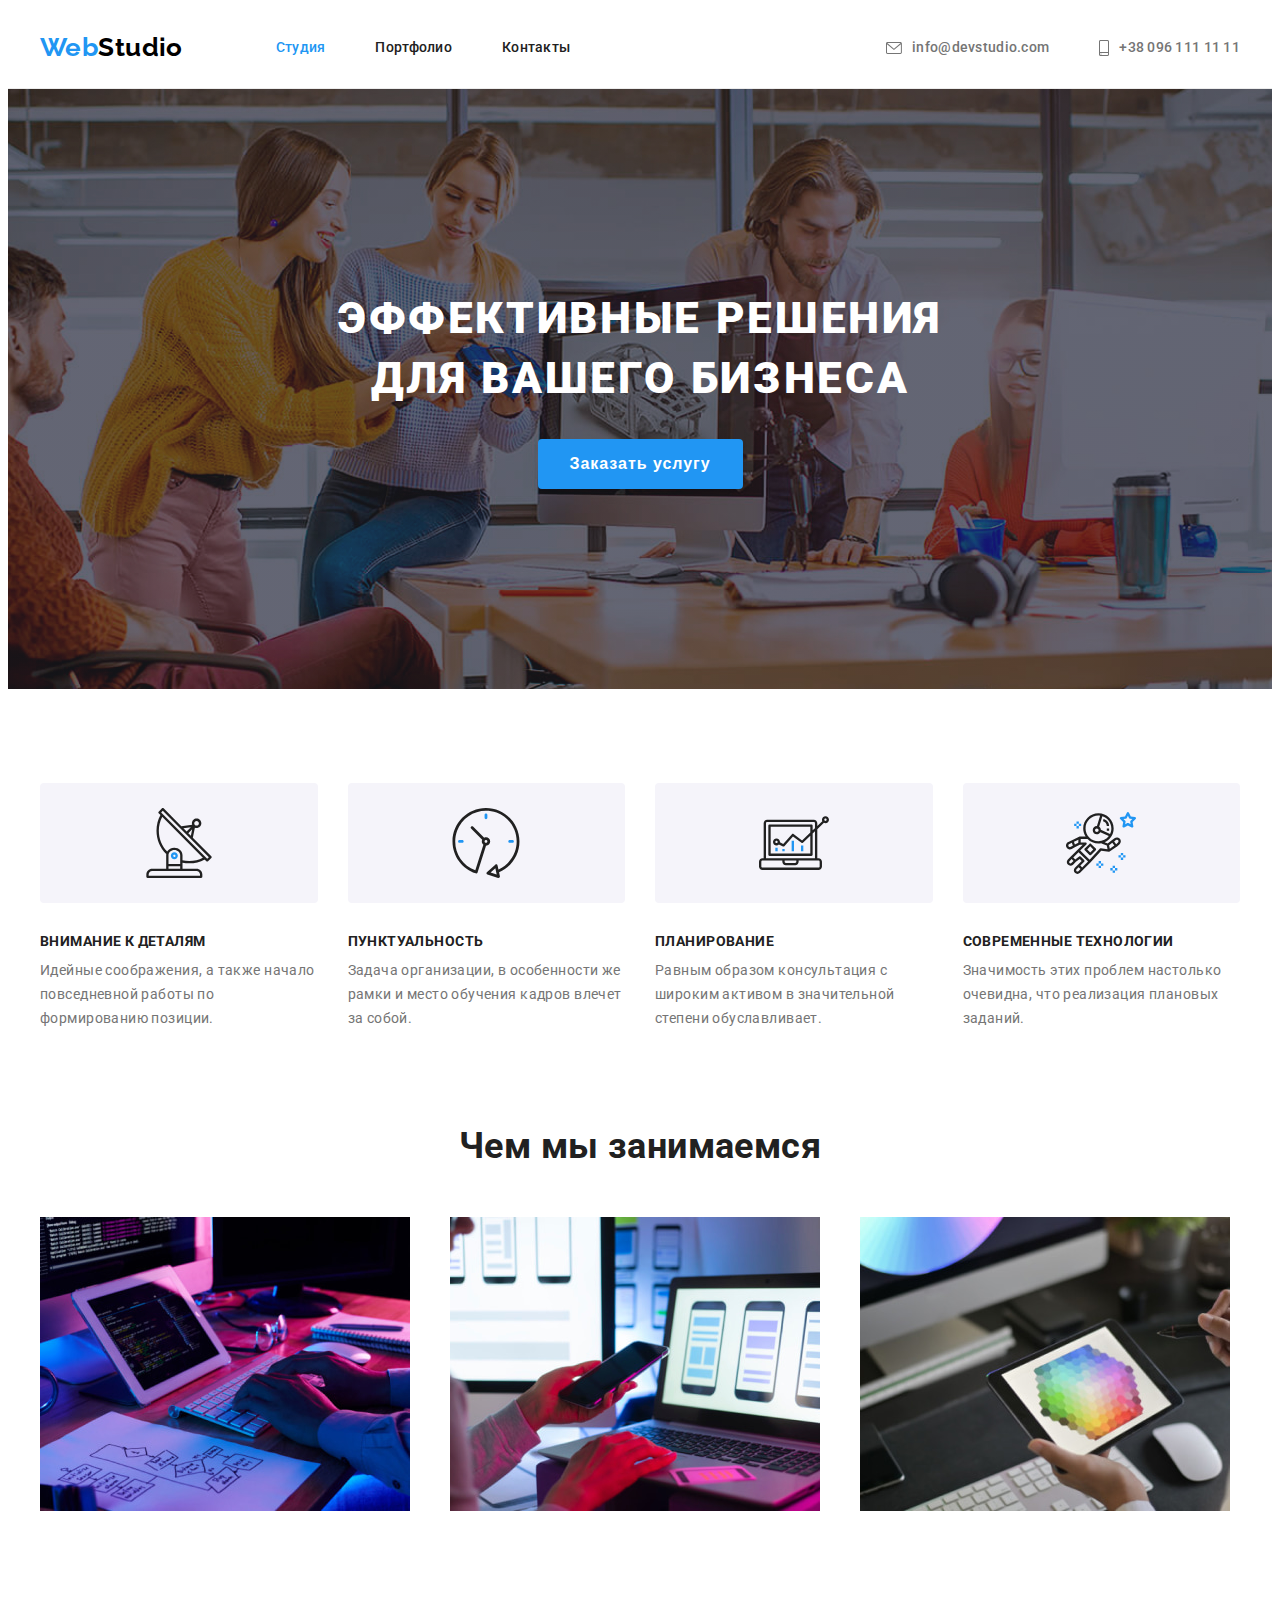
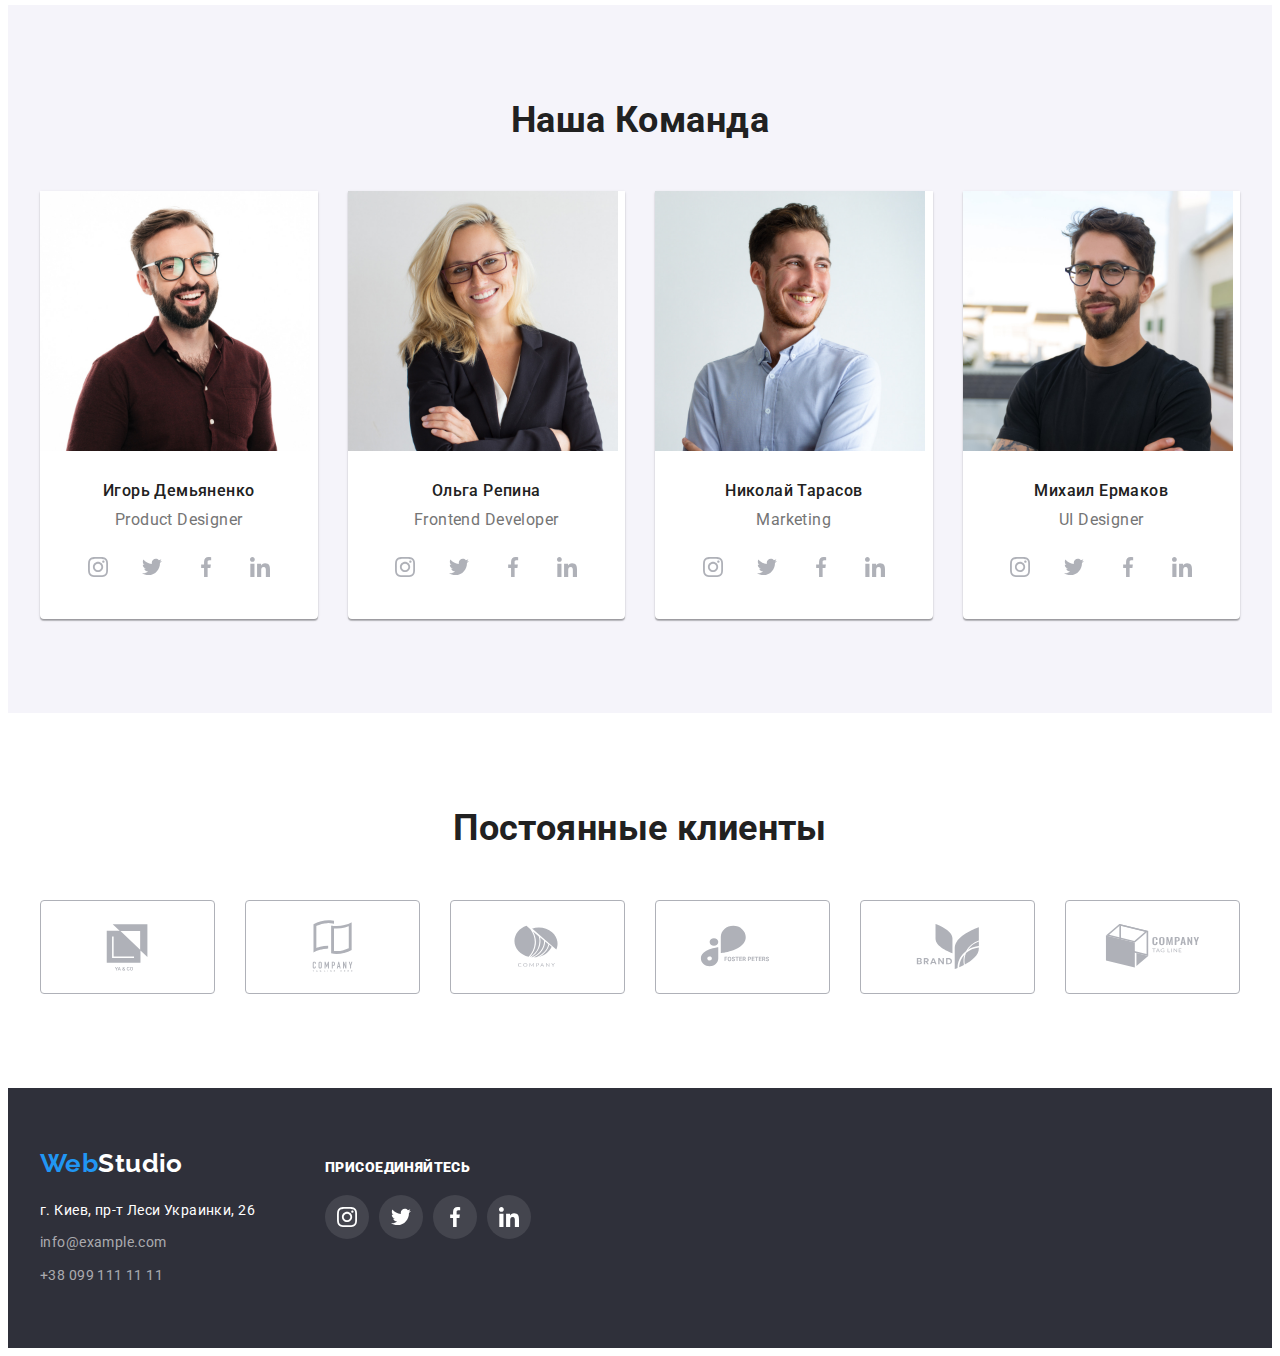
<file: index.html>
<!DOCTYPE html>
<html lang="ru">
  <head>
    <meta charset="UTF-8" />
    <meta http-equiv="X-UA-Compatible" content="IE=edge" />
    <meta name="viewport" content="width=device-width, initial-scale=1.0" />
    <title>Студия</title>
    <link
      rel="stylesheet"
      href="https://cdnjs.cloudflare.com/ajax/libs/modern-normalize/1.1.0/modern-normalize.min.css"
      integrity="sha512-wpPYUAdjBVSE4KJnH1VR1HeZfpl1ub8YT/NKx4PuQ5NmX2tKuGu6U/JRp5y+Y8XG2tV+wKQpNHVUX03MfMFn9Q=="
      crossorigin="anonymous"
      referrerpolicy="no-referrer"
    />
    <link rel="preconnect" href="https://fonts.googleapis.com" />
    <link rel="preconnect" href="https://fonts.gstatic.com" crossorigin />
    <link href="https://fonts.googleapis.com/css2?family=Raleway:wght@700&family=Roboto:wght@400;500;700;900&display=swap" rel="stylesheet" />
    <link rel="stylesheet" href="./css/style.css" />
  </head>
  <body>
    <!-- Заголовок страницы с названием студии и навигацией -->
    <header class="page-header">
      <div class="container header-flex">
        <a class="logo header-logo" href="" lang="en"><span class="logo-web">Web</span>Studio</a>
        <!-- Основная навигация -->
        <nav class="nav">
          <ul class="nav-list">
            <li class="nav-item">
              <a class="nav-link current" href="">Студия</a>
            </li>
            <li class="nav-item">
              <a class="nav-link" href="./portfolio.html">Портфолио</a>
            </li>
            <li class="nav-item">
              <a class="nav-link" href="">Контакты</a>
            </li>
          </ul>
        </nav>
        <!-- Почта и телефон для связи -->
        <ul class="header-contacts-list">
          <li class="contacts-item">
            <a class="contacts-main" href="mailto:info@devstudio.com"
              ><svg class="icon-mail" width="16" height="12">
                <use href="./images/icons.svg#icon-envelope"></use>
              </svg>info@devstudio.com</a
            >
          </li>
          <li class="contacts-item">
            <a class="contacts-main" href="tel:+380961111111"
              ><svg class="icon-phone" width="10" height="16">
                <use href="./images/icons.svg#icon-smartphone"></use>
              </svg>+38 096 111 11 11</a
            >
          </li>
        </ul>
      </div>
    </header>
    <!-- Уникальная информация на странице -->
    <main>
      <!-- Секция заказа услуги -->
      <section class="hero">
        <h1 class="hero-title">
          Эффективные решения<br />
          для вашего бизнеса
        </h1>
        <button class="hero-button" type="button">Заказать услугу</button>
      </section>
      <!-- Секция со списком особенностей (преимуществ) -->
      <section class="section">
        <div class="container">
          <h2 class="visually-hidden">Преимущества нашей студии</h2>
          <ul class="features-list">
            <li class="features-item">
              <div class="icon-bg">
                <svg class="features-icon" width="70" height="70">
                  <use href="./images/icons.svg#icon-antenna"></use>
                </svg>
              </div>
              <h3 class="features-title">Внимание к деталям</h3>
              <p class="features-text">Идейные соображения, а также начало повседневной работы по формированию позиции.</p>
            </li>

            <li class="features-item">
              <div class="icon-bg">
                <svg class="features-icon" width="70" height="70">
                  <use href="./images/icons.svg#icon-clock"></use>
                </svg>
              </div>
              <h3 class="features-title">Пунктуальность</h3>
              <p class="features-text">Задача организации, в особенности же рамки и место обучения кадров влечет за собой.</p>
            </li>

            <li class="features-item">
              <div class="icon-bg">
                <svg class="features-icon" width="70" height="70">
                  <use href="./images/icons.svg#icon-diagram"></use>
                </svg>
              </div>
              <h3 class="features-title">Планирование</h3>
              <p class="features-text">Равным образом консультация с широким активом в значительной степени обуславливает.</p>
            </li>

            <li class="features-item">
              <div class="icon-bg">
                <svg class="features-icon" width="70" height="70">
                  <use href="./images/icons.svg#icon-astronaut"></use>
                </svg>
              </div>
              <h3 class="features-title">Современные технологии</h3>
              <p class="features-text">Значимость этих проблем настолько очевидна, что реализация плановых заданий.</p>
            </li>
          </ul>
        </div>
      </section>
      <!-- Секция о нашей работе -->
      <section class="section work-section">
        <div class="container">
          <h2 class="section-title">Чем мы занимаемся</h2>
          <ul class="work-list">
            <li class="work-item">
              <img src="./images/work-1.jpg" alt="Занимаемся написанием кода" width="370" height="294" />
            </li>
            <li class="work-item">
              <img src="./images/work-2.jpg" alt="Разрабатываем приложения для телефонов" width="370" height="294" />
            </li>
            <li class="work-item">
              <img src="./images/work-3.jpg" alt="Тестируем приложения" width="370" height="294" />
            </li>
          </ul>
        </div>
      </section>
      <!-- Секция о нашей команды -->
      <section class="section section-background">
        <div class="container">
          <h2 class="section-title">Наша Команда</h2>
          <ul class="team-list">
            <li class="team-item">
              <img src="./images/member-1.jpg" alt="Менеджер по продукту" width="270" height="260" />
              <div class="team-item-content">
                <h3 class="member-title">Игорь Демьяненко</h3>
                <p class="member-text" lang="en">Product Designer</p>
                <!-- Список социальных сетей -->
                <ul class="social-networks-list">
                  <li class="social-networks-item">
                    <a class="social-networks-link" href="https://www.instagram.com" target="_blank" rel="noopener noreferrer">
                      <svg class="social-networks-icon" width="20" height="20">
                        <use href="./images/icons.svg#icon-instagram"></use>
                      </svg>
                    </a>
                  </li>
                  <li class="social-networks-item">
                    <a class="social-networks-link" href="https://www.twitter.com" target="_blank" rel="noopener noreferrer">
                      <svg class="social-networks-icon" width="20" height="20">
                        <use href="./images/icons.svg#icon-twitter"></use>
                      </svg>
                    </a>
                  </li>
                  <li class="social-networks-item">
                    <a class="social-networks-link" href="https://www.facebook.com/" target="_blank" rel="noopener noreferrer">
                      <svg class="social-networks-icon" width="20" height="20">
                        <use href="./images/icons.svg#icon-facebook"></use>
                      </svg>
                    </a>
                  </li>
                  <li class="social-networks-item">
                    <a class="social-networks-link" href="https://www.linkedin.com/" target="_blank" rel="noopener noreferrer">
                      <svg class="social-networks-icon" width="20" height="20">
                        <use href="./images/icons.svg#icon-linkedin"></use>
                      </svg>
                    </a>
                  </li>
                </ul>
              </div>
            </li>

            <li class="team-item">
              <img src="./images/member-2.jpg" alt="Менеджер фронт-енд разработки" width="270" height="260" />
              <div class="team-item-content">
                <h3 class="member-title">Ольга Репина</h3>
                <p class="member-text" lang="en">Frontend Developer</p>
                <!-- Список социальных сетей -->
                <ul class="social-networks-list">
                  <li class="social-networks-item">
                    <a class="social-networks-link" href="https://www.instagram.com" target="_blank" rel="noopener noreferrer">
                      <svg class="social-networks-icon" width="20" height="20">
                        <use href="./images/icons.svg#icon-instagram"></use>
                      </svg>
                    </a>
                  </li>
                  <li class="social-networks-item">
                    <a class="social-networks-link" href="https://www.twitter.com" target="_blank" rel="noopener noreferrer">
                      <svg class="social-networks-icon" width="20" height="20">
                        <use href="./images/icons.svg#icon-twitter"></use>
                      </svg>
                    </a>
                  </li>
                  <li class="social-networks-item">
                    <a class="social-networks-link" href="https://www.facebook.com/" target="_blank" rel="noopener noreferrer">
                      <svg class="social-networks-icon" width="20" height="20">
                        <use href="./images/icons.svg#icon-facebook"></use>
                      </svg>
                    </a>
                  </li>
                  <li class="social-networks-item">
                    <a class="social-networks-link" href="https://www.linkedin.com/" target="_blank" rel="noopener noreferrer">
                      <svg class="social-networks-icon" width="20" height="20">
                        <use href="./images/icons.svg#icon-linkedin"></use>
                      </svg>
                    </a>
                  </li>
                </ul>
              </div>
            </li>

            <li class="team-item">
              <img src="./images/member-3.jpg" alt="Менеджер по маркетингу" width="270" height="260" />
              <div class="team-item-content">
                <h3 class="member-title">Николай Тарасов</h3>
                <p class="member-text" lang="en">Marketing</p>
                <!-- Список социальных сетей -->
                <ul class="social-networks-list">
                  <li class="social-networks-item">
                    <a class="social-networks-link" href="https://www.instagram.com" target="_blank" rel="noopener noreferrer">
                      <svg class="social-networks-icon" width="20" height="20">
                        <use href="./images/icons.svg#icon-instagram"></use>
                      </svg>
                    </a>
                  </li>
                  <li class="social-networks-item">
                    <a class="social-networks-link" href="https://www.twitter.com" target="_blank" rel="noopener noreferrer">
                      <svg class="social-networks-icon" width="20" height="20">
                        <use href="./images/icons.svg#icon-twitter"></use>
                      </svg>
                    </a>
                  </li>
                  <li class="social-networks-item">
                    <a class="social-networks-link" href="https://www.facebook.com/" target="_blank" rel="noopener noreferrer">
                      <svg class="social-networks-icon" width="20" height="20">
                        <use href="./images/icons.svg#icon-facebook"></use>
                      </svg>
                    </a>
                  </li>
                  <li class="social-networks-item">
                    <a class="social-networks-link" href="https://www.linkedin.com/" target="_blank" rel="noopener noreferrer">
                      <svg class="social-networks-icon" width="20" height="20">
                        <use href="./images/icons.svg#icon-linkedin"></use>
                      </svg>
                    </a>
                  </li>
                </ul>
              </div>
            </li>

            <li class="team-item">
              <img src="./images/member-4.jpg" alt="Менеджер по дизайну пользовательского интерфейса" width="270" height="260" />
              <div class="team-item-content">
                <h3 class="member-title">Михаил Ермаков</h3>
                <p class="member-text" lang="en">UI Designer</p>
                <!-- Список социальных сетей -->
                <ul class="social-networks-list">
                  <li class="social-networks-item">
                    <a class="social-networks-link" href="https://www.instagram.com" target="_blank" rel="noopener noreferrer">
                      <svg class="social-networks-icon" width="20" height="20">
                        <use href="./images/icons.svg#icon-instagram"></use>
                      </svg>
                    </a>
                  </li>
                  <li class="social-networks-item">
                    <a class="social-networks-link" href="https://www.twitter.com" target="_blank" rel="noopener noreferrer">
                      <svg class="social-networks-icon" width="20" height="20">
                        <use href="./images/icons.svg#icon-twitter"></use>
                      </svg>
                    </a>
                  </li>
                  <li class="social-networks-item">
                    <a class="social-networks-link" href="https://www.facebook.com" target="_blank" rel="noopener noreferrer">
                      <svg class="social-networks-icon" width="20" height="20">
                        <use href="./images/icons.svg#icon-facebook"></use>
                      </svg>
                    </a>
                  </li>
                  <li class="social-networks-item">
                    <a class="social-networks-link" href="https://www.linkedin.com" target="_blank" rel="noopener noreferrer">
                      <svg class="social-networks-icon" width="20" height="20">
                        <use href="./images/icons.svg#icon-linkedin"></use>
                      </svg>
                    </a>
                  </li>
                </ul>
              </div>
            </li>
          </ul>
        </div>
      </section>
      <!-- Секция о постояных клиентах  -->
      <section class="section">
        <div class="container">
          <h2 class="section-title">Постоянные клиенты</h2>
          <ul class="clients-list">
            <li class="clients-item">
              <a class="clients-link" href="">
                <svg class="clients-icon" width="106" height="60">
                  <use href="./images/icons.svg#icon-company-one"></use>
                </svg>
              </a>
            </li>

            <li class="clients-item">
              <a class="clients-link" href="">
                <svg class="clients-icon" width="106" height="60">
                  <use href="./images/icons.svg#icon-company-two"></use>
                </svg>
              </a>
            </li>

            <li class="clients-item">
              <a class="clients-link" href="">
                <svg class="clients-icon" width="106" height="60">
                  <use href="./images/icons.svg#icon-company-three"></use>
                </svg>
              </a>
            </li>

            <li class="clients-item">
              <a class="clients-link" href="">
                <svg class="clients-icon" width="106" height="60">
                  <use href="./images/icons.svg#icon-company-four"></use>
                </svg>
              </a>
            </li>

            <li class="clients-item">
              <a class="clients-link" href="">
                <svg class="clients-icon" width="106" height="60">
                  <use href="./images/icons.svg#icon-company-five"></use>
                </svg>
              </a>
            </li>

            <li class="clients-item">
              <a class="clients-link" href="">
                <svg class="clients-icon" width="106" height="60">
                  <use href="./images/icons.svg#icon-company-six"></use>
                </svg>
              </a>
            </li>
          </ul>
        </div>
      </section>
    </main>
    <!-- Секция подвал -->
    <footer class="footer">
      <div class="container subcontainer-flex">
        <div class="subcontainer-one">
          <a class="logo logo-move" href="" lang="en"><span class="logo-web">Web</span><span class="logo-studio">Studio</span></a>
          <address class="footer-info">
            <ul class="contacts-list">
              <li class="footer-contacts-item">
                <a class="contacts-link" href="https://goo.gl/maps/KPwA6rwqmE2eZGLd6" target="_blank" rel="noopener noreferrer">г. Киев, пр-т Леси Украинки, 26</a>
              </li>
              <li class="footer-contacts-item">
                <a class="contacts-secondary" href="mailto:info@example.com">info@example.com</a>
              </li>
              <li class="bottom-contacts-item">
                <a class="contacts-secondary" href="tel:+380991111111">+38 099 111 11 11</a>
              </li>
            </ul>
          </address>
        </div>
        <div class="subcontainer-two">
          <h3 class="connect-title"><b>присоединяйтесь</b></h3>
          <ul class="connect-list">
            <li class="connect-item">
              <a class="connect-link" href="https://www.instagram.com" target="_blank" rel="noopener noreferrer">
                <svg class="connect-social-networks-icon" width="20" height="20">
                  <use href="./images/icons.svg#icon-instagram"></use>
                </svg>
              </a>
            </li>
            <li class="connect-item">
              <a class="connect-link" href="https://www.twitter.com" target="_blank" rel="noopener noreferrer">
                <svg class="connect-social-networks-icon" width="20" height="20">
                  <use href="./images/icons.svg#icon-twitter"></use>
                </svg>
              </a>
            </li>
            <li class="connect-item">
              <a class="connect-link" href="https://www.facebook.com" target="_blank" rel="noopener noreferrer">
                <svg class="connect-social-networks-icon" width="20" height="20">
                  <use href="./images/icons.svg#icon-facebook"></use>
                </svg>
              </a>
            </li>
            <li class="connect-item">
              <a class="connect-link" href="https://www.linkedin.com" target="_blank" rel="noopener noreferrer">
                <svg class="connect-social-networks-icon" width="20" height="20">
                  <use href="./images/icons.svg#icon-linkedin"></use>
                </svg>
              </a>
            </li>
          </ul>
        </div>
      </div>
    </footer>
  </body>
</html>
</file>
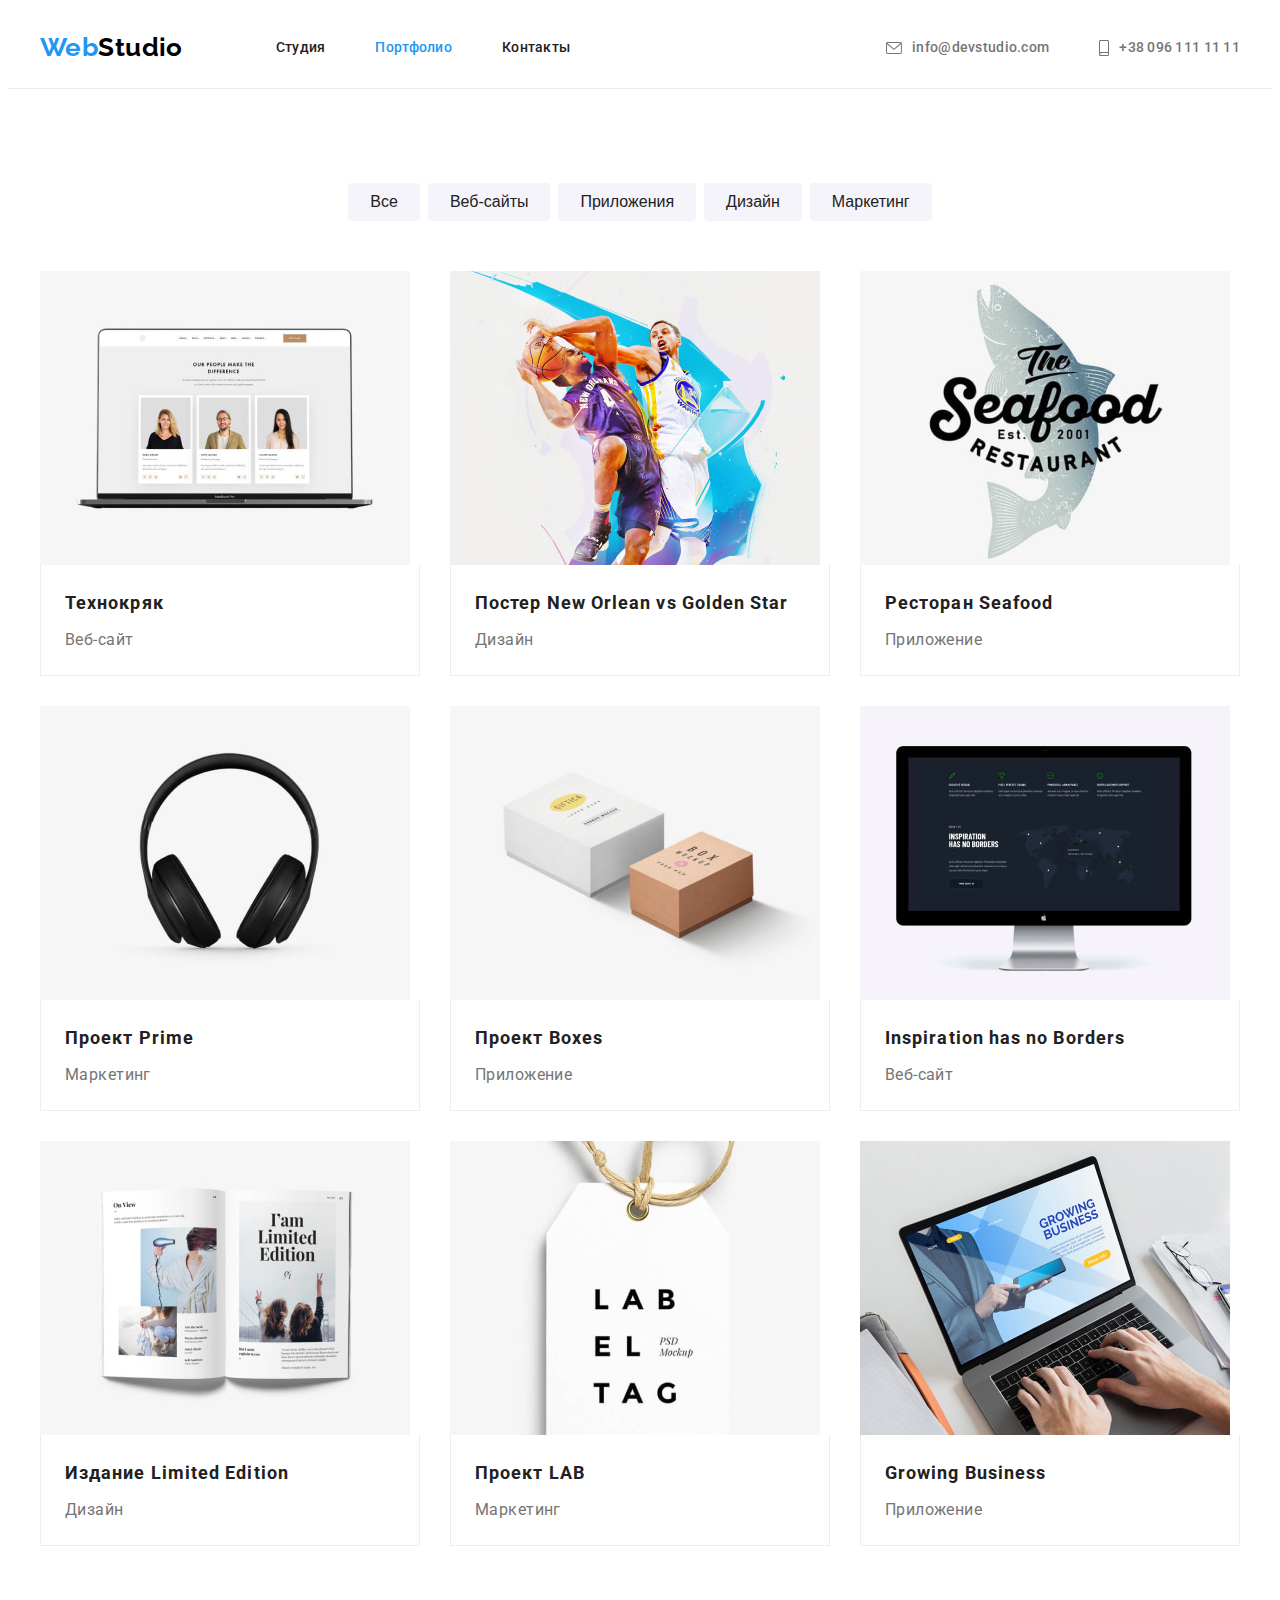
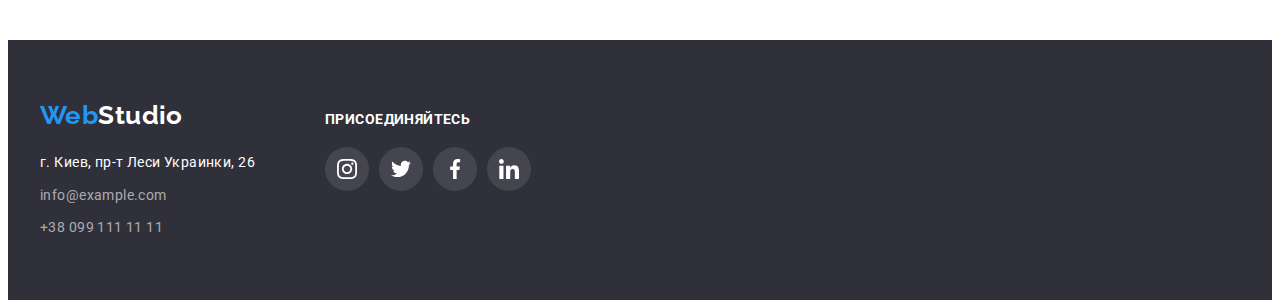
<file: portfolio.html>
<!DOCTYPE html>
<html lang="ru">
  <head>
    <meta charset="UTF-8" />
    <meta http-equiv="X-UA-Compatible" content="IE=edge" />
    <meta name="viewport" content="width=device-width, initial-scale=1.0" />
    <title>Портфолио</title>
    <link
      rel="stylesheet"
      href="https://cdnjs.cloudflare.com/ajax/libs/modern-normalize/1.1.0/modern-normalize.min.css"
      integrity="sha512-wpPYUAdjBVSE4KJnH1VR1HeZfpl1ub8YT/NKx4PuQ5NmX2tKuGu6U/JRp5y+Y8XG2tV+wKQpNHVUX03MfMFn9Q=="
      crossorigin="anonymous"
      referrerpolicy="no-referrer"
    />
    <link rel="preconnect" href="https://fonts.googleapis.com" />
    <link rel="preconnect" href="https://fonts.gstatic.com" crossorigin />
    <link
      href="https://fonts.googleapis.com/css2?family=Raleway:wght@700&family=Roboto:wght@400;500;700;900&display=swap"
      rel="stylesheet"
    />
    <link rel="stylesheet" href="./css/style.css" />
  </head>
  <body>
    <!-- Заголовок страницы с названием студии и навигацией -->
    <header class="page-header">
      <div class="container header-flex">
        <a class="logo header-logo" href="" lang="en"
          ><span class="logo-web">Web</span>Studio</a
        >
        <!-- Основная навигация -->
        <nav class="nav">
          <ul class="nav-list">
            <li class="nav-item">
              <a class="nav-link" href="./index.html">Студия</a>
            </li>
            <li class="nav-item">
              <a class="nav-link current" href="">Портфолио</a>
            </li>
            <li class="nav-item">
              <a class="nav-link" href="">Контакты</a>
            </li>
          </ul>
        </nav>
        <!-- Почта и телефон для связи -->
        <ul class="header-contacts-list">
          <li class="contacts-item">
            <a class="contacts-main" href="mailto:info@devstudio.com"
              ><svg class="icon-mail" width="16" height="12">
                <use href="./images/icons.svg#icon-envelope"></use>
              </svg>info@devstudio.com</a
            >
          </li>
          <li class="contacts-item">
            <a class="contacts-main" href="tel:+380961111111"
              ><svg class="icon-phone" width="10" height="16">
                <use href="./images/icons.svg#icon-smartphone"></use>
              </svg>+38 096 111 11 11</a
            >
          </li>
        </ul>
      </div>
    </header>
    <!-- Уникальная информация на странице -->
    <main>
      <!-- Секция с проектами и фильтром выбора в виде кнопок -->
      <section class="section">
        <div class="container">
          <h1 class="visually-hidden">Проекты</h1>
          <!-- Фильтр выбора на странице реализован кнопками -->
          <ul class="filter-list">
            <li class="filter-item">
              <button class="filter-button" type="button">Все</button>
            </li>
            <li class="filter-item">
              <button class="filter-button" type="button">Веб-сайты</button>
            </li>
            <li class="filter-item">
              <button class="filter-button" type="button">Приложения</button>
            </li>
            <li class="filter-item">
              <button class="filter-button" type="button">Дизайн</button>
            </li>
            <li class="filter-item">
              <button class="filter-button" type="button">Маркетинг</button>
            </li>
          </ul>
          <!-- Список проектов -->
          <ul class="projects-list">
            <li class="projects-item">
              <a class="projects-link" href="">
                <img
                  src="./images/project-1.jpg"
                  alt="Ноутбук"
                  width="370"
                  height="294"
                />
                <div class="projects-content">
                  <h3 class="projects-title">Технокряк</h3>
                  <p class="projects-text">Веб-сайт</p>
                </div>
              </a>
            </li>

            <li class="projects-item">
              <a class="projects-link" href="">
                <img
                  src="./images/project-2.jpg"
                  alt="Два человека с мячом"
                  width="370"
                  height="294"
                />
                <div class="projects-content">
                  <h3 class="projects-title">
                    Постер <span lang="en">New Orlean vs Golden Star</span>
                  </h3>
                  <p class="projects-text">Дизайн</p>
                </div>
              </a>
            </li>

            <li class="projects-item">
              <a class="projects-link" href="">
                <img
                  src="./images/project-3.jpg"
                  alt="Рыба"
                  width="370"
                  height="294"
                />
                <div class="projects-content">
                  <h3 class="projects-title">
                    Ресторан <span lang="en">Seafood</span>
                  </h3>
                  <p class="projects-text">Приложение</p>
                </div>
              </a>
            </li>

            <li class="projects-item">
              <a class="projects-link" href="">
                <img
                  src="./images/project-4.jpg"
                  alt="Наушники"
                  width="370"
                  height="294"
                />
                <div class="projects-content">
                  <h3 class="projects-title">
                    Проект <span lang="en">Prime</span>
                  </h3>
                  <p class="projects-text">Маркетинг</p>
                </div>
              </a>
            </li>

            <li class="projects-item">
              <a class="projects-link" href="">
                <img
                  src="./images/project-5.jpg"
                  alt="Две коробки"
                  width="370"
                  height="294"
                />
                <div class="projects-content">
                  <h3 class="projects-title">
                    Проект <span lang="en">Boxes</span>
                  </h3>
                  <p class="projects-text">Приложение</p>
                </div>
              </a>
            </li>

            <li class="projects-item">
              <a class="projects-link" href="">
                <img
                  src="./images/project-6.jpg"
                  alt="Монитор"
                  width="370"
                  height="294"
                />
                <div class="projects-content">
                  <h3 class="projects-title" lang="en">
                    Inspiration has no Borders
                  </h3>
                  <p class="projects-text">Веб-сайт</p>
                </div>
              </a>
            </li>

            <li class="projects-item">
              <a class="projects-link" href="">
                <img
                  src="./images/project-7.jpg"
                  alt="Книга"
                  width="370"
                  height="294"
                />
                <div class="projects-content">
                  <h3 class="projects-title">
                    Издание <span lang="en">Limited Edition</span>
                  </h3>
                  <p class="projects-text">Дизайн</p>
                </div>
              </a>
            </li>

            <li class="projects-item">
              <a class="projects-link" href="">
                <img
                  src="./images/project-8.jpg"
                  alt="Брелок"
                  width="370"
                  height="294"
                />
                <div class="projects-content">
                  <h3 class="projects-title">
                    Проект <span lang="en">LAB</span>
                  </h3>
                  <p class="projects-text">Маркетинг</p>
                </div>
              </a>
            </li>

            <li class="projects-item">
              <a class="projects-link" href="">
                <img
                  src="./images/project-9.jpg"
                  alt="Работающий ноутбук"
                  width="370"
                  height="294"
                />
                <div class="projects-content">
                  <h3 class="projects-title" lang="en">Growing Business</h3>
                  <p class="projects-text">Приложение</p>
                </div>
              </a>
            </li>
          </ul>
        </div>
      </section>
    </main>
    <!-- Подвал страницы -->
    <footer class="footer">
      <div class="container subcontainer-flex">
        <div class="subcontainer-one">
          <a class="logo logo-move" href="" lang="en"
            ><span class="logo-web">Web</span
            ><span class="logo-studio">Studio</span></a>
          <address class="footer-info">
            <ul class="contacts-list">
              <li class="footer-contacts-item">
                <a
                  class="contacts-link"
                  href="https://goo.gl/maps/KPwA6rwqmE2eZGLd6" target="_blank" rel="noopener noreferrer"
                  >г. Киев, пр-т Леси Украинки, 26</a
                >
              </li>
              <li class="footer-contacts-item">
                <a class="contacts-secondary" href="mailto:info@example.com"
                  >info@example.com</a
                >
              </li>
              <li class="bottom-contacts-item">
                <a class="contacts-secondary" href="tel:+380991111111"
                  >+38 099 111 11 11</a
                >
              </li>
            </ul>
          </address>
        </div>
        <div class="subcontainer-two">
          <h3 class="connect-title">присоединяйтесь</h3>
          <ul class="connect-list">
            <li class="connect-item">
              <a class="connect-link" href="https://www.instagram.com" target="_blank" rel="noopener noreferrer">
                <svg class="connect-social-networks-icon" width="20" height="20">
                  <use href="./images/icons.svg#icon-instagram"></use>
                </svg>
              </a>
            </li>
            <li class="connect-item">
              <a class="connect-link" href="https://www.twitter.com" target="_blank" rel="noopener noreferrer">
                <svg class="connect-social-networks-icon" width="20" height="20">
                  <use href="./images/icons.svg#icon-twitter"></use>
                </svg>
              </a>
            </li>
            <li class="connect-item">
              <a class="connect-link" href="https://www.facebook.com" target="_blank" rel="noopener noreferrer">
                <svg class="connect-social-networks-icon" width="20" height="20">
                  <use href="./images/icons.svg#icon-facebook"></use>
                </svg>
              </a>
            </li>
            <li class="connect-item">
              <a class="connect-link" href="https://www.linkedin.com" target="_blank" rel="noopener noreferrer">
                <svg class="connect-social-networks-icon" width="20" height="20">
                  <use href="./images/icons.svg#icon-linkedin"></use>
                </svg>
              </a>
            </li>
          </ul>
        </div>
      </div>
    </footer>
  </body>
</html>
</file>
<file: css/style.css>
/* Объявление переменных */
:root {
  --main-title-color: #ffffff;
  --secondary-title-color: #212121;
  --text-color: #757575;
  --accent-color: #2196f3;
  --button-bg-color: #f5f4fa;
}

/* Сброс внешних и внутренних отступов у заголовков, абзацев и списков */
h1,
h2,
h3,
p {
  margin: 0;
}

ul {
  margin: 0;
  padding: 0;
  list-style: none;
}

a {
  text-decoration: none;
}

img {
  display: block;
}

/* Задание правил для тэга body */
body {
  font-family: 'Roboto', sans-serif;
  font-size: 14px;
  letter-spacing: 0.03em;
  color: var(--secondary-title-color);
}

/* Контейнер для центрирования контента */
.container {
  width: 1200px;
  padding-left: 15px;
  padding-right: 15px;
  margin: 0 auto;
}

/* Класс для всех секций  */
.section {
  padding-top: 94px;
  padding-bottom: 94px;
}

/* Скрытие заголовков */
.visually-hidden {
  position: absolute;
  width: 1px;
  height: 1px;
  margin: -1px;
  padding: 0;
  overflow: hidden;
  border: 0;
  clip: rect(0 0 0 0);
}

/* ||||||||||||||||||||||||||||||||| Х Е Д Е Р ||||||||||||||||||||||||||||||| */

/* Нижняя рамка у хедера */
.page-header {
  border-bottom: 1px solid #ececec;
}

/* Общие стили логотипа студии для хедера и футера */
.logo {
  font-family: 'Raleway', sans-serif;
  font-weight: 700;
  font-size: 26px;
  line-height: 1.19;
  color: #000000;
}

/* Отступы для лого в хедере */
.header-logo {
  margin-right: 93px;
  padding-top: 24px;
  padding-bottom: 25px;
}

/* Выделение цветом части логотипа */
.logo-web {
  color: var(--accent-color);
}

/* Общий флекс контейнер хедера */
.header-flex {
  display: flex;
}

/* Флекс на навигацию и список навигации */
.nav,
.nav-list {
  display: flex;
}

/* Горизонтальные отступы в ссылках навигации */
.nav-item:not(:last-child) {
  margin-right: 50px;
}

/* Флекс списка контактов и горизонтальный отступ к контактам хедера */
.header-contacts-list {
  display: flex;
  margin-left: auto;
}

/* Горизонтальный отступ между почтой и телефоном */
.contacts-item:not(:last-child) {
  margin-right: 50px;
}

/* Ссылки навигации по страницам сайта */
.nav-link {
  display: block;
  padding: 32px 0;

  font-weight: 500;
  line-height: 1.14;
  letter-spacing: 0.02em;
  color: var(--secondary-title-color);
}

/* Эффект выделения цветом при ховере и фокусе */
.nav-link:hover,
.nav-link:focus {
  color: var(--accent-color);
}

/* Подсвечивание текущей страницы */
.current {
  color: var(--accent-color);
}

/* Главная почта и телефон */
.contacts-main {
  display: flex;
  padding: 32px 0;
  align-items: center;

  font-weight: 500;
  line-height: 1.14;
  letter-spacing: 0.02em;
  color: var(--text-color);
}

/* Стили к иконкам телефона и почты */
.icon-phone,
.icon-mail {
  display: block;
  margin-right: 10px;

  fill: currentColor;
}

/* Эффект выделения цветом при ховере и фокусе */
.contacts-main:hover,
.contacts-main:focus {
  color: var(--accent-color);
}

/* ||||||||||||||||||||| С Е К Ц И Я   Г Е Р О Й ||||||||||||||||||||| */

/* Стили к секции герой */
.hero {
  padding-bottom: 200px;
  padding-top: 200px;

  text-align: center;

  background-color: #c4c4c4;
  background-image: linear-gradient(
      rgba(47, 48, 58, 0.4),
      rgba(47, 48, 58, 0.4)
    ),
    url(../images/hero-bg.jpg);
  background-repeat: no-repeat;
  background-size: 1600px 600px;
  background-position: center;
}

/* Стили к заголовку героя */
.hero-title {
  margin-bottom: 30px;
  min-height: 120px;

  font-weight: 900;
  font-size: 44px;
  line-height: 1.36;
  letter-spacing: 0.06em;
  text-transform: uppercase;
  color: var(--main-title-color);
}

/* Кнопка заказа услуги */
.hero-button {
  padding: 10px 32px;
  min-width: 200px;
  min-height: 50px;

  font-size: 16px;
  font-weight: 700;
  line-height: 1.87;
  letter-spacing: 0.06em;
  color: #ffffff;

  background-color: #2196f3;
  cursor: pointer;
  border-style: none;
  border-radius: 4px;
  box-shadow: 0px 4px 4px rgba(0, 0, 0, 0.15);
}

/* Эффект выделения кнопки цветом при ховере и фокусе */
.hero-button:hover,
.hero-button:focus {
  background-color: #188ce8;
}

/* ||||||||||||||||||||| С Е К Ц И Я   П Р Е И М У Щ Е С Т В ||||||||||||||||||||| */

/* Флекс на список преимуществ */
.features-list {
  display: flex;
  margin-left: -30px;
}

/* Размер элементов в списке преимуществ */
.features-item {
  flex-basis: calc(100% / 4);
  margin-left: 30px;
}

/* Фон под иконки */
.icon-bg {
  display: flex;
  height: 120px;
  justify-content: center;
  align-items: center;
  margin-bottom: 30px;

  background-color: #f5f4fa;
  border-radius: 4px;
}

/* Подзаголовки списка преимуществ */
.features-title {
  margin-bottom: 10px;

  font-size: 14px;
  line-height: 1.17;
  text-transform: uppercase;
}

/* Текс в подзаголовках преимуществ */
.features-text {
  line-height: 1.71;
  color: var(--text-color);
}

/* ||||||||||||||||||||| С Е К Ц И Я   О   Н А Ш Е Й   Р А Б О Т Е ||||||||||||||||||||| */

/* Сброс верхнего паддинга в секции о нашей работе */
.work-section {
  padding-top: 0;
}

/* Заголовок секции о нашей работе и команде */
.section-title {
  margin-bottom: 50px;

  font-size: 36px;
  line-height: 1.17;
  text-align: center;
}

/* Флекс на список о нашей работе */
.work-list {
  display: flex;
  margin-left: -30px;
}

/* Стили к списку о нашей работе */
.work-item {
  flex-basis: calc(100% / 3);
  margin-left: 30px;
}

/* ||||||||||||||||||||| С Е К Ц И Я   Н А Ш А   К О М А Н Д А ||||||||||||||||||||| */

/* Фон секции с командой */
.section-background {
  background-color: #f5f4fa;
}

/* Флекс на список команды */
.team-list {
  display: flex;
  margin-left: -30px;
}

/* Стили к списку команды */
.team-item {
  flex-basis: calc(100% / 4);
  margin-left: 30px;

  background-color: #ffffff;
  box-shadow: 0px 1px 3px rgba(0, 0, 0, 0.12), 0px 1px 1px rgba(0, 0, 0, 0.14),
    0px 2px 1px rgba(0, 0, 0, 0.2);
  border-radius: 0px 0px 4px 4px;
}

/* Стили к подписи фото членов команды */
.team-item-content {
  padding-top: 30px;

  text-align: center;
}

/* Имена членов команды */
.member-title {
  margin-bottom: 10px;

  font-weight: 500;
  font-size: 16px;
  line-height: 1.19;
}

/* Профессии членов команды */
.member-text {
  margin-bottom: 16px;

  font-size: 16px;
  line-height: 1.19;
  color: var(--text-color);
}

/* Флекс списка соц сетей */
.social-networks-list {
  display: flex;
  padding-bottom: 30px;
  justify-content: center;
}

/* Отступы (margin) в списке соц сетей кроме последнего */
.social-networks-item:not(:last-child) {
  margin-right: 10px;
}

/* Размер элементов в списке соц сетей */
.social-networks-item {
  width: 44px;
  height: 44px;
}

/* Блоки в списке соц сетей */
.social-networks-link {
  display: flex;
  width: 100%;
  height: 100%;
  justify-content: center;
  align-items: center;
  
  color: #AFB1B8;
  border-radius: 50%;
}

/* Эффект выделения цветом при ховере и фокусе */
.social-networks-link:hover,
.social-networks-link:focus {
  background-color: var(--accent-color);
  color: #ffffff;
}

/* Наследование цвета иконками */
.social-networks-icon {
  fill: currentColor;
}

/* ||||||||||||||||||||| С Е К Ц И Я   Н А Ш И   К Л И Е Н Т Ы ||||||||||||||||||||| */

/* Флекс списка клиентов */
.clients-list {
  display: flex;
}

/* Блоки в списке клиентов */
.clients-item {
  flex-basis: calc((100% - 150px) / 6);
  height: 92px;
  border: 1px solid #afb1b8;
  border-radius: 4px;
}

/* Отступы (margin) в списке клиентов кроме последнего */
.clients-item + .clients-item {
  margin-left: 30px;
}

/* Флекс на ссылки клиентов */
.clients-link {
  display: flex;
  width: 100%;
  height: 100%;
  justify-content: center;
  align-items: center;

  color: #afb1b8;
}

/* Наследование цвета иконками */
.clients-icon {
  fill: currentColor;
}

/* Эффект выделения цветом при ховере и фокусе */
.clients-item:hover,
.clients-item:focus {
  border-color: var(--accent-color);
}

/* Эффект выделения цветом при ховере и фокусе */
.clients-link:hover,
.clients-link:focus {
  color: var(--accent-color);
}

/* |||||||||||||||||||||   Ф У Т Е Р   С Т Р А Н И Ц Ы   ||||||||||||||||||||| */

/* Падинги в футере */
.footer {
  padding: 60px 0;

  background-color: #2f303a;
}

/* Преобразование из строчного в блочный элемент */
.logo-move {
  display: inline-block;
  margin-bottom: 20px;
}

/* Выделение белым цветом studio */
.logo-studio {
  color: #ffffff;
}

/* Сброс курсивного начертания в теге address */
.footer-info {
  font-style: normal;
}

/* Отступы (margin) в списке футера кроме последнего */
.footer-contacts-item:not(:last-child) {
  margin-bottom: 9px;
}

/* Физический адрес студии */
.contacts-link {
  line-height: 1.71;
  color: #ffffff;
}

/* Эффект выделения цветом при ховере и фокусе */
.contacts-link:hover,
.contacts-link:focus {
  color: var(--accent-color);
}

/* Дополнительная почта и телефон */
.contacts-secondary {
  display: inline-block;

  line-height: 1.71;
  color: rgba(255, 255, 255, 0.6);
}

/* Эффект выделения цветом при ховере и фокусе */
.contacts-secondary:hover,
.contacts-secondary:focus {
  color: var(--accent-color);
}

/* Заголовок списка соц сетей в футере */
.connect-title {
  margin-bottom: 20px;

  font-size: 14px;
  line-height: 1.17;
  color: #FFFFFF;
  text-transform: uppercase;
}

/* Флекс на список соц сетей */
.connect-list {
  display: inline-flex;
}

/* Отступы (margin) в списке футера кроме последнего */
.connect-item:not(:last-child) {
  margin-right: 10px;
}

/* Стили к элементу списка */
.connect-item {
  width: 44px;
  height: 44px;
}

/* Стили к ссылке */
.connect-link {
  display: flex;
  width: 100%;
  height: 100%;
  justify-content: center;
  align-items: center;

  color: #FFFFFF;

  background-color: rgba(255, 255, 255, 0.1);
  border-radius: 50%;
}

/* Эффект выделения цветом при ховере и фокусе */
.connect-link:hover,
.connect-link:focus {
  background-color: var(--accent-color);
}

/* Наследование цвета иконками */
.connect-social-networks-icon {
  fill: currentColor;
}

/* Маржин меджу блоками */
.subcontainer-two {
  margin-left: 70px;
}

/* Выравнивание по базовой линии */
.subcontainer-flex {
  display: flex;
  align-items: baseline;
}

/*|||||||||||||||||||||||| С Т Р А Н И Ц А   П О Р Т Ф О Л И О ||||||||||||||||||||||||*/

/* Флекс на список кнопок фильтра */
.filter-list {
  display: flex;
  margin-bottom: 50px;
  justify-content: center;
}

/* Отступы между кнопками фильтра */
.filter-item:not(:last-child) {
  margin-right: 8px;
}

/* Стили к кнопкам фильтра */
.filter-button {
  padding: 6px 22px;

  font-weight: 500;
  font-size: 16px;
  line-height: 1.62;
  color: #212121;

  background-color: var(--button-bg-color);
  cursor: pointer;
  border-style: none;
  border-radius: 4px;
}

/* Флекс на список проектов */
.projects-list {
  display: flex;
  flex-wrap: wrap;
  margin-left: -30px;
  margin-top: -30px;
}

/* Стили к списку проектов */
.projects-item {
  flex-basis: calc((100% - 90px) / 3);
  margin-left: 30px;
  margin-top: 30px;
}

/* Эффект выделения тенью при ховере и фокусе */
.projects-link:hover,
.projects-link:focus {
  display: block;
  box-shadow: 0px 1px 1px rgba(0, 0, 0, 0.12), 0px 4px 4px rgba(0, 0, 0, 0.06), 
  1px 4px 6px rgba(0, 0, 0, 0.16);
}

/* Отступы под карточкой проекта */
.projects-content {
  padding: 20px 24px;

  border-bottom: 1px solid #eeeeee;
  border-left: 1px solid #eeeeee;
  border-right: 1px solid #eeeeee;
  background-color: white;
}

/* Эффект выделения цветом при ховере и фокусе */
.filter-button:hover,
.filter-button:focus {
  color: #ffffff;
  background-color: #2196f3;
  box-shadow: 0px 3px 1px rgba(0, 0, 0, 0.1), 0px 1px 2px rgba(0, 0, 0, 0.08), 
  0px 2px 2px rgba(0, 0, 0, 0.12);
}

/* Названия проектов */
.projects-title {
  margin-bottom: 4px;

  font-size: 18px;
  line-height: 2;
  letter-spacing: 0.06em;
  color: var(--secondary-title-color);
}

/* Название категории проектов */
.projects-text {
  font-size: 16px;
  line-height: 1.87;
  color: var(--text-color);
}
</file>
